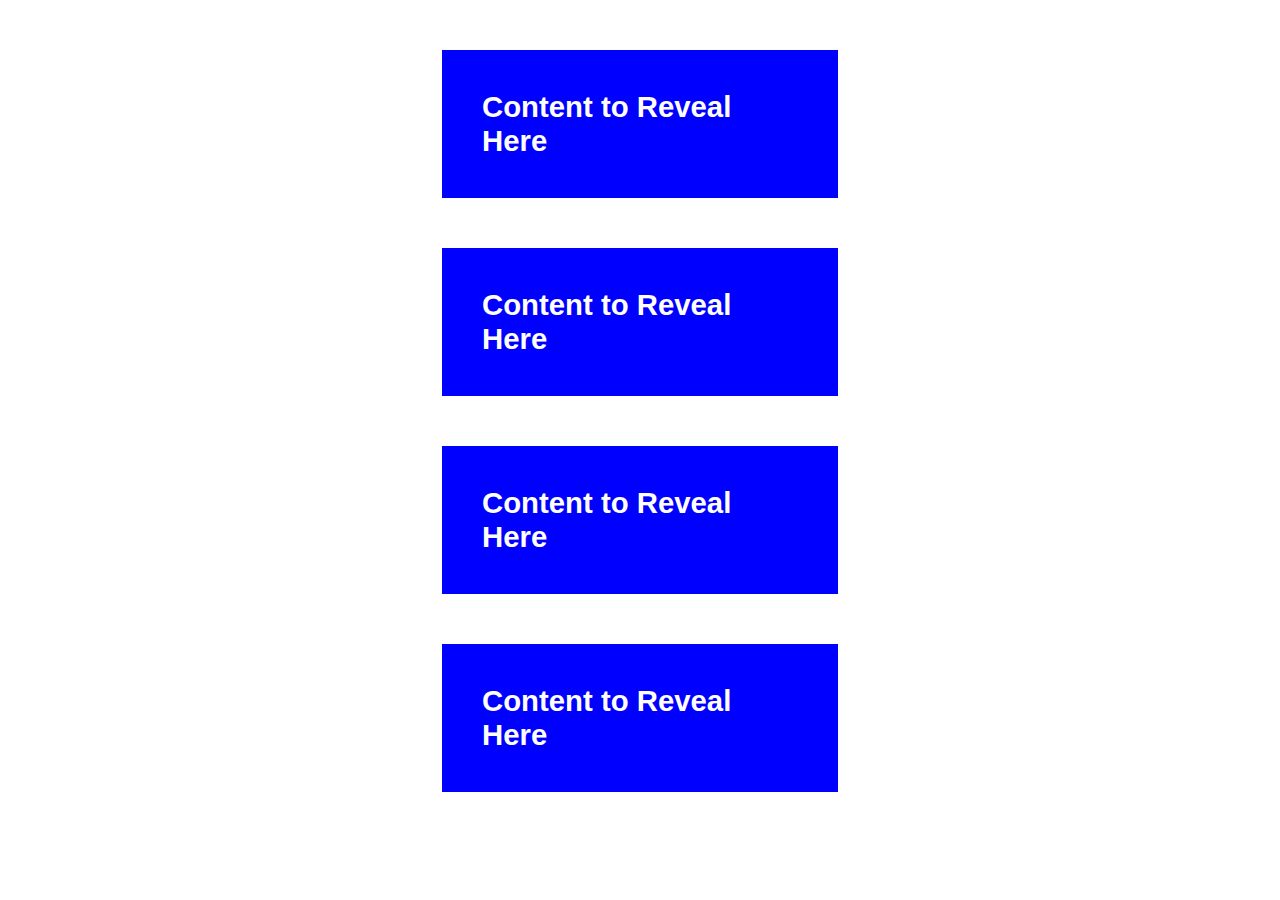
<file: Class 14/index.html>
<!DOCTYPE html>
<html lang="en">
<head>
    <meta charset="UTF-8">
    <meta http-equiv="X-UA-Compatible" content="IE=edge">
    <meta name="viewport" content="width=device-width, initial-scale=1.0">
    <link rel="stylesheet" href="css/animate.css">
    <link rel="stylesheet" href="css/style.css">
    <script src="js/wow.min.js"></script>
    <script>
        new WOW().init();
    </script>
    <title>wow js</title>
</head>
<body>
    <div class="box wow bounceInDown" data-wow-duration="2s">
        Content to Reveal Here
    </div>
    <div class="box wow bounceInRight" data-wow-duration="2s" data-wow-delay="1s">
        Content to Reveal Here
    </div>
    <div class="box wow bounceInLeft" data-wow-duration="2s" data-wow-delay="2s">
        Content to Reveal Here
    </div>
    <div class="box wow bounceInUp" data-wow-duration="2s" data-wow-delay="3s">
        Content to Reveal Here
    </div>
</body>
</html>
</file>
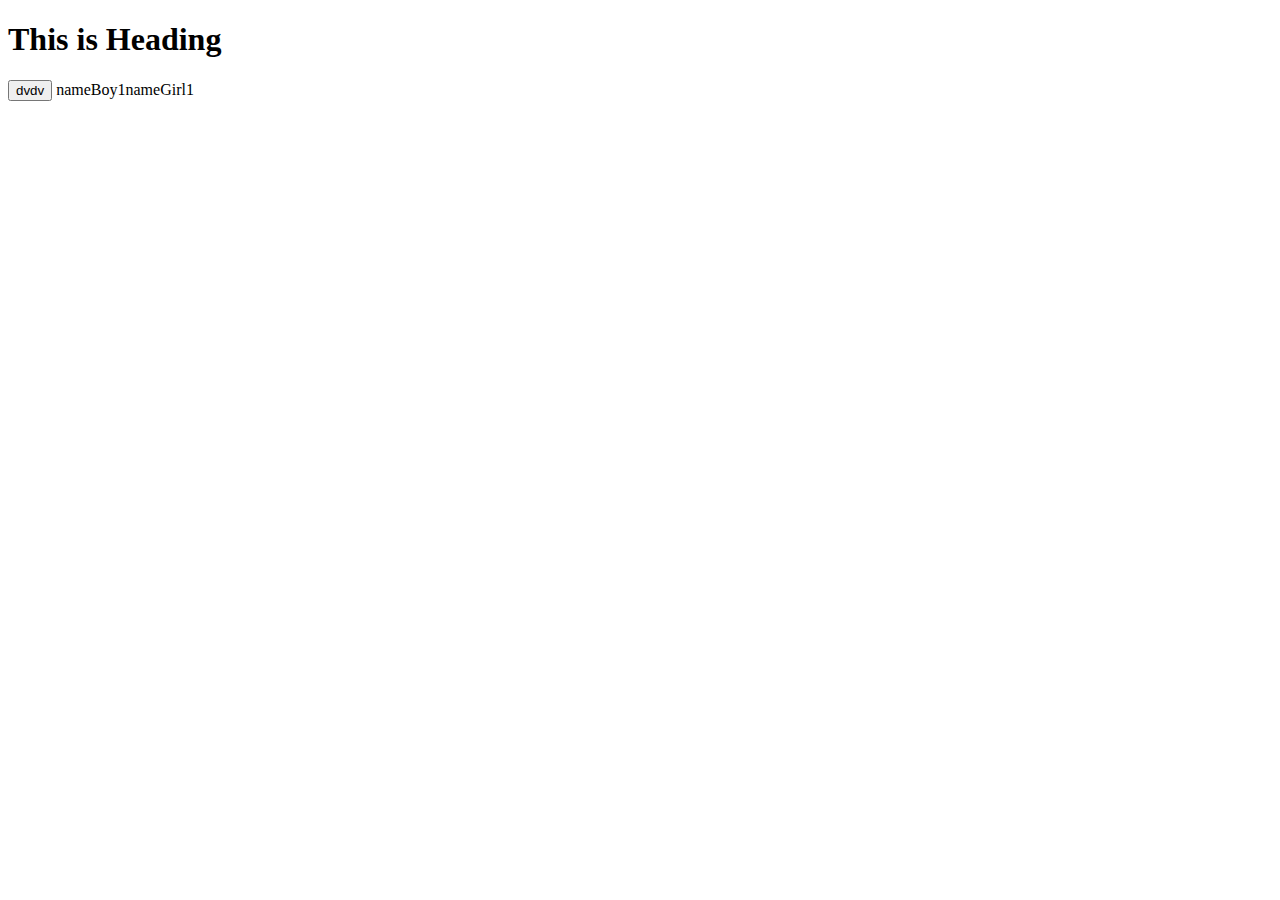
<file: Class 15/index.html>
<!DOCTYPE html>
<html lang="en">
<head>
    <meta charset="UTF-8">
    <meta http-equiv="X-UA-Compatible" content="IE=edge">
    <meta name="viewport" content="width=device-width, initial-scale=1.0">
    <title>javascript</title>
</head>
<body>
    <h1 id="heading"></h1>
    <button>dvdv</button>

    <script src="script.js"></script>
</body>
</html>
</file>
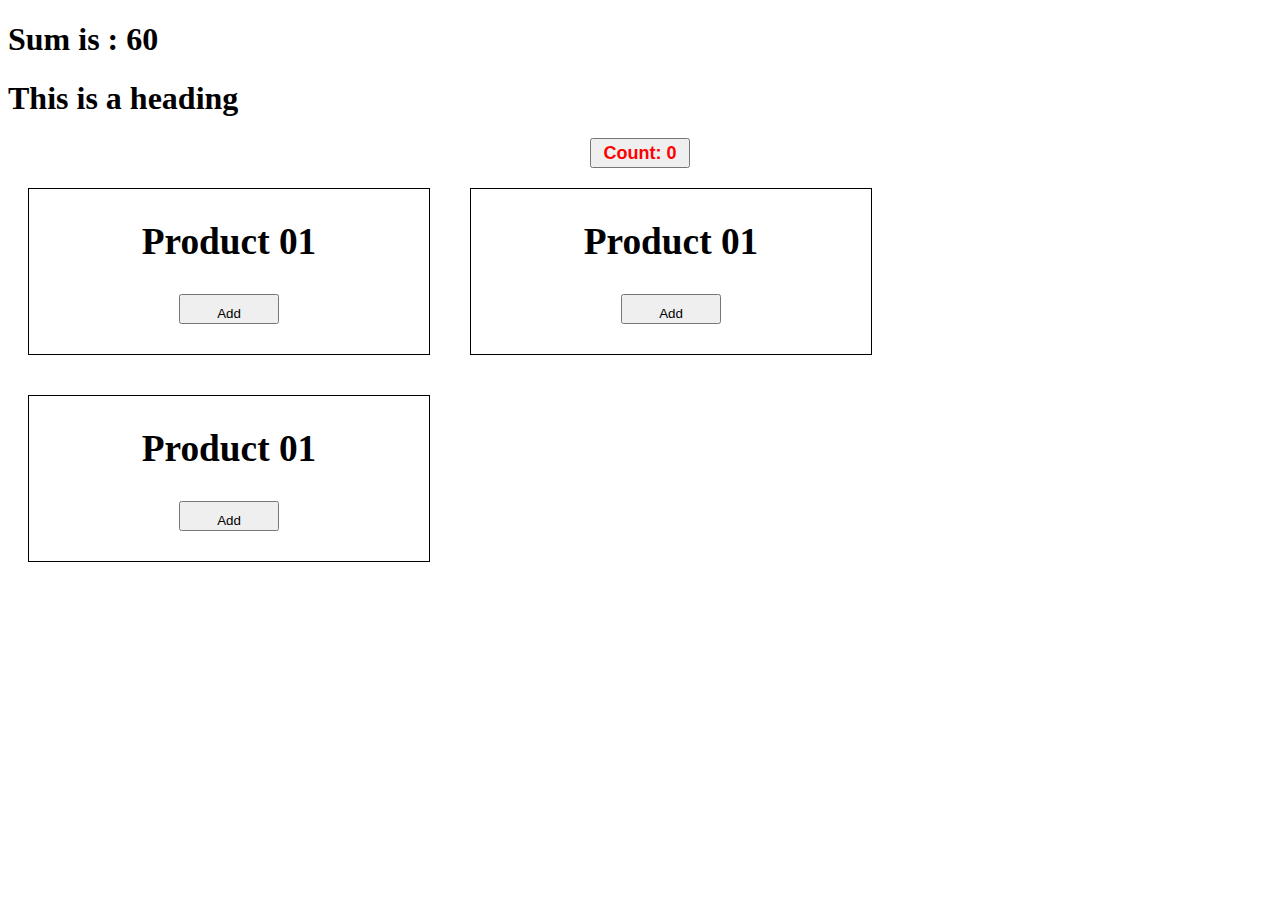
<file: Class 16/index.html>
<!DOCTYPE html>
<html lang="en">
<head>
    <meta charset="UTF-8">
    <meta http-equiv="X-UA-Compatible" content="IE=edge">
    <meta name="viewport" content="width=device-width, initial-scale=1.0">
    <link rel="stylesheet" href="style.css">
    <title>javascript</title>
</head>
<body>
    <h1 id="sum"></h1>
    <h1 id="name">This is a heading</h1>
    <center>
        <button>Count: <span id="countNo">0</span></button>
    </center>

    <div class="product">
        <h2>Product 01</h2>
        <button onclick="count()">Add</button>
    </div>

    <div class="product">
        <h2>Product 01</h2>
        <button onclick="count()">Add</button>
    </div>

    <div class="product">
        <h2>Product 01</h2>
        <button onclick="count()">Add</button>
    </div>



    <script src="script.js"></script>
</body>
</html>
</file>
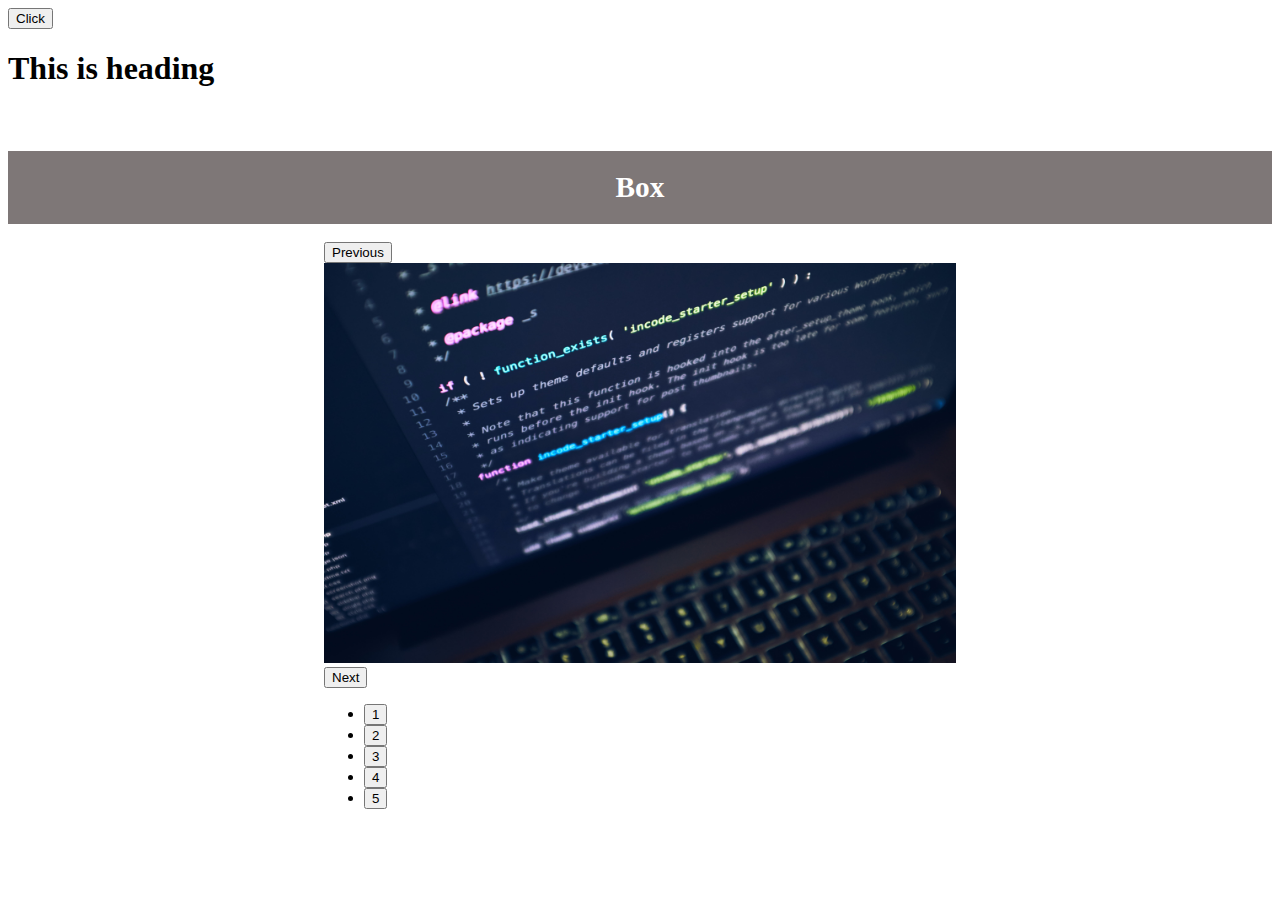
<file: Class 17/index.html>
<!DOCTYPE html>
<html lang="en">
<head>
    <meta charset="UTF-8">
    <meta http-equiv="X-UA-Compatible" content="IE=edge">
    <meta name="viewport" content="width=device-width, initial-scale=1.0">
    <link rel="stylesheet" href="style/style.css">
    <link rel="stylesheet" href="style/slick.css">
    <!-- <link rel="stylesheet" href="style/slick-theme.css"> -->
    <script src="js/jquery.js"></script>
    <script src="js/slick.js"></script>
    <script src="js/script.js"></script>
    <title>jquery</title>
</head>
<body>
     <!--! jquery button Click -->
    <button>Click</button>
    <h1 id="head">This is heading</h1>

    <br>

    <!--! jquery slider on Click -->
    <h2 class="box1">Box</h2>
    <div class="box2">
        <p>
            Lorem ipsum dolor sit amet consectetur adipisicing elit. Veniam ipsum commodi minus nihil vel ipsam rem quam ab explicabo, deserunt aut, necessitatibus, sunt voluptate facilis perspiciatis! Pariatur reiciendis sed ullam?Lorem ipsum dolor sit amet consectetur adipisicing elit. Veniam ipsum commodi minus nihil vel ipsam rem quam ab explicabo, deserunt aut, necessitatibus, sunt voluptate facilis perspiciatis! Pariatur reiciendis sed ullam?Lorem ipsum dolor sit amet consectetur adipisicing elit. Veniam ipsum commodi minus nihil vel ipsam rem quam ab explicabo, deserunt aut, necessitatibus, sunt voluptate facilis perspiciatis! Pariatur reiciendis sed ullam?
        </p>
    </div>

    <br>

    <!--! jquery slick -->
    <div class="slider">
        <img class="slide1 img" src="img/1.jpg" alt="">
        <img class="slide2 img" src="img/2.jpg" alt="">
        <img class="slide3 img" src="img/3.jpg" alt="">
        <img class="slide4 img" src="img/4.jpg" alt="">
        <img class="slide5 img" src="img/5.jpg" alt="">
    </div>
    
</body>
</html>
</file>
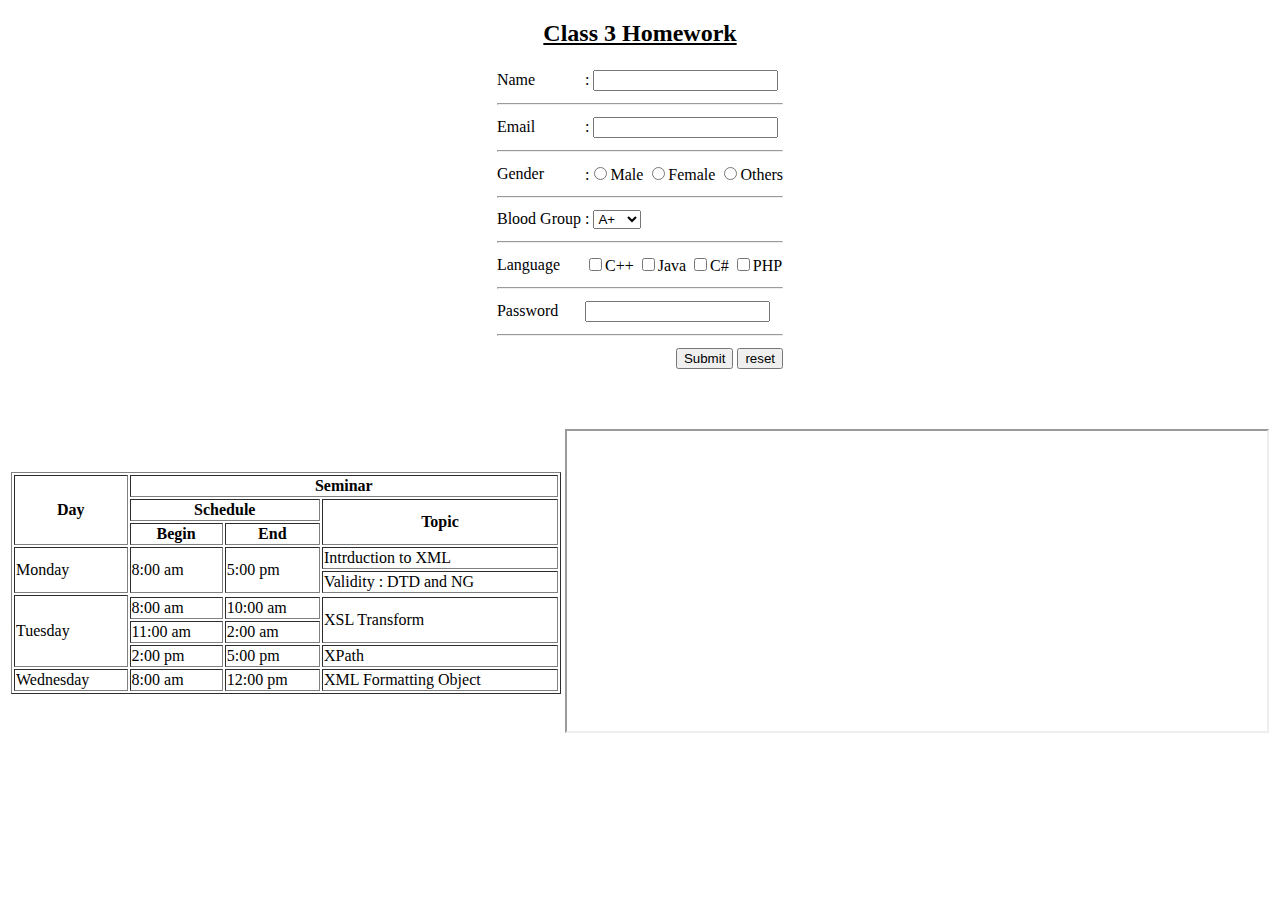
<file: Class 3/index.html>
<!DOCTYPE html>
<html lang="en">
<head>
    <title>Class 3</title>
</head>
<body>
    <center>
        <h2><b><u>Class 3 Homework</u></b></h2>
       <form action="#">
           <table border="0">
               <tr>
                   <td>
                       <label for="name">Name</label>
                   </td>
                   <td>
                       : <input type="text">
                   </td>
               </tr>
               <tr>
                   <td colspan="2">
                        <hr>
                   </td>
               </tr>
               <tr>
                <td>
                    <label for="email">Email</label>
                </td>
                <td>
                    : <input type="email">
                </td>
                </tr>
                <tr>
                    <td colspan="2">
                         <hr>
                    </td>
                </tr>
                <tr>
                    <td>
                        <label for="gender">Gender</label>
                    </td>
                    <td> 
                        :<input type="radio" name="gender" id="">Male 
                        <input type="radio" name="gender" id="">Female
                        <input type="radio" name="gender" id="">Others
                    </td>
                </tr>
                <tr>
                    <td colspan="2">
                         <hr>
                    </td>
                </tr>
                <tr>
                    <td>
                        <label for="Blood Group">Blood Group</label>
                    </td>
                    <td>:
                        <select name="" id="">
                            <option value="A+">A+</option>
                            <option value="B+">B+</option>
                            <option value="AB+">AB+</option>
                            <option value="O+">O+</option>
                            <option value="AB-">AB-</option>
                        </select>
                    </td>
                </tr>
                <tr>
                    <td colspan="2">
                         <hr>
                    </td>
                </tr>
                <tr>
                    <td>
                        <label for="check">Language</label>
                    </td>
                    <td>
                        <input type="checkbox" name="C++" id="">C++
                        <input type="checkbox" name="Java id="">Java
                        <input type="checkbox" name="C#" id="">C#
                        <input type="checkbox" name="PHP" id="">PHP
                    </td>
                </tr>
                <tr>
                    <td colspan="2">
                         <hr>
                    </td>
                </tr>
                <tr>
                    <td>
                        <label for="pass">Password</label>
                    </td>
                    <td>
                        <input type="password" name="" id="">
                    </td>
                </tr>
                <tr>
                    <td colspan="2">
                         <hr>
                    </td>
                </tr>
                <tr>
                    <td colspan="2" align="right">
                        <input type="submit" value="Submit">
                        <input type="reset" value="reset">
                    </td>
                </tr>
           </table>
       </form>
    </center>
    <br>
    <br>
    <br>
    <table border="0">
        <td width="45%">
            <table border="1" width="100%">
                <tr>
                    <th rowspan="3">Day</th>
                    <th colspan="3">Seminar</th>
                </tr>
                <tr>
                    <th colspan="2">Schedule</th>
                    <th rowspan="2">Topic</th>
                </tr>
                <tr>
                    <th>Begin</th>
                    <th>End</th>
                </tr>
                <tr>
                    <td rowspan="2">Monday</td>
                    <td rowspan="2">8:00 am</td>
                    <td rowspan="2">5:00 pm</td>
                    <td>Intrduction to XML</td>
                </tr>
                <tr>
                    <td>Validity : DTD and NG</td>
                </tr>
                <tr>
                    <td rowspan="4">Tuesday</td>
                </tr>
                <tr>
                    <td>8:00 am</td>
                    <td>10:00 am</td>
                    <td rowspan="2">XSL Transform</td>
                </tr>
                <tr>
                    <td>11:00 am</td>
                    <td>2:00 am</td>
                </tr>
                <tr>
                    <td>2:00 pm</td>
                    <td>5:00 pm</td>
                    <td>XPath</td>
                </tr>
                <tr>
                    <td>Wednesday</td>
                    <td>8:00 am</td>
                    <td>12:00 pm</td>
                    <td>XML Formatting Object</td>
                </tr>
            </table>
        </td>
        <td width="45%" align="right">
            <iframe src="https://www.google.com/maps/embed?pb=!1m18!1m12!1m3!1d3651.8380842135957!2d90.3795419149331!3d23.753152684587956!2m3!1f0!2f0!3f0!3m2!1i1024!2i768!4f13.1!3m3!1m2!1s0x3755b8ae4e52eabd%3A0x113b1873c9a9c2c1!2sSquare%20Hospital!5e0!3m2!1sen!2sbd!4v1620673697562!5m2!1sen!2sbd" 
    width="700" height="300" style="border:1;" allowfullscreen="" loading="lazy"></iframe>
        </td>
    </table>

</body>
</html>
</file>
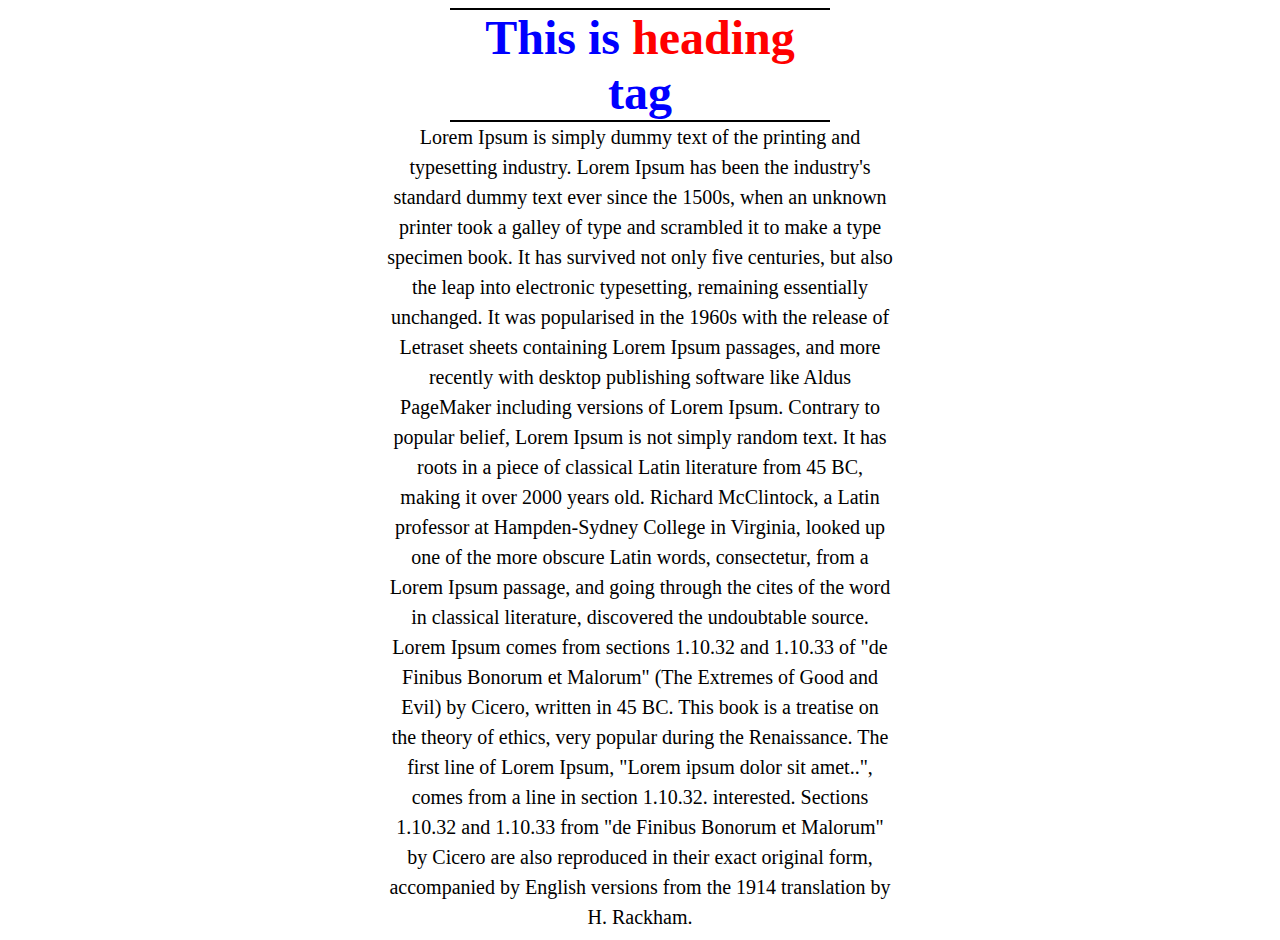
<file: Class 4/index.html>
<!DOCTYPE html>
<html lang="en">
<head>
    <link rel="stylesheet" href="style.css".css">
    <title>Class 4</title>
</head>
<body>
    <h1>This is <span> heading </span> tag</h1>

    <p>
        Lorem Ipsum is simply dummy text of the printing and typesetting industry. 
        Lorem Ipsum has been the industry's standard dummy text ever since the 1500s, 
        when an unknown printer took a galley of type and scrambled it to make a type 
        specimen book. It has survived not only five centuries, but also the leap into 
        electronic typesetting, remaining essentially unchanged. It was popularised in
        the 1960s with the release of Letraset sheets containing Lorem Ipsum passages, 
        and more recently with desktop publishing software like Aldus PageMaker including 
        versions of Lorem Ipsum.

        Contrary to popular belief, Lorem Ipsum is not simply random text. It has roots in a piece of classical Latin literature from 45 BC, making it over 2000 years old. Richard McClintock, a Latin professor at Hampden-Sydney College in Virginia, looked up one of the more obscure Latin words, consectetur, from a Lorem Ipsum passage, and going through the cites of the word in classical literature, discovered the undoubtable source. Lorem Ipsum comes from sections 1.10.32 and 1.10.33 of "de Finibus Bonorum et Malorum" (The Extremes of Good and Evil) by Cicero, written in 45 BC. This book is a treatise on the theory of ethics, very popular during the Renaissance. The first line of Lorem Ipsum, "Lorem ipsum dolor sit amet..", comes from a line in section 1.10.32.

        interested. Sections 1.10.32 and 1.10.33 from "de Finibus Bonorum et Malorum" by Cicero are also reproduced in their exact original form, accompanied by English versions from the 1914 translation by H. Rackham.
    </p>
</body>
</html>
</file>
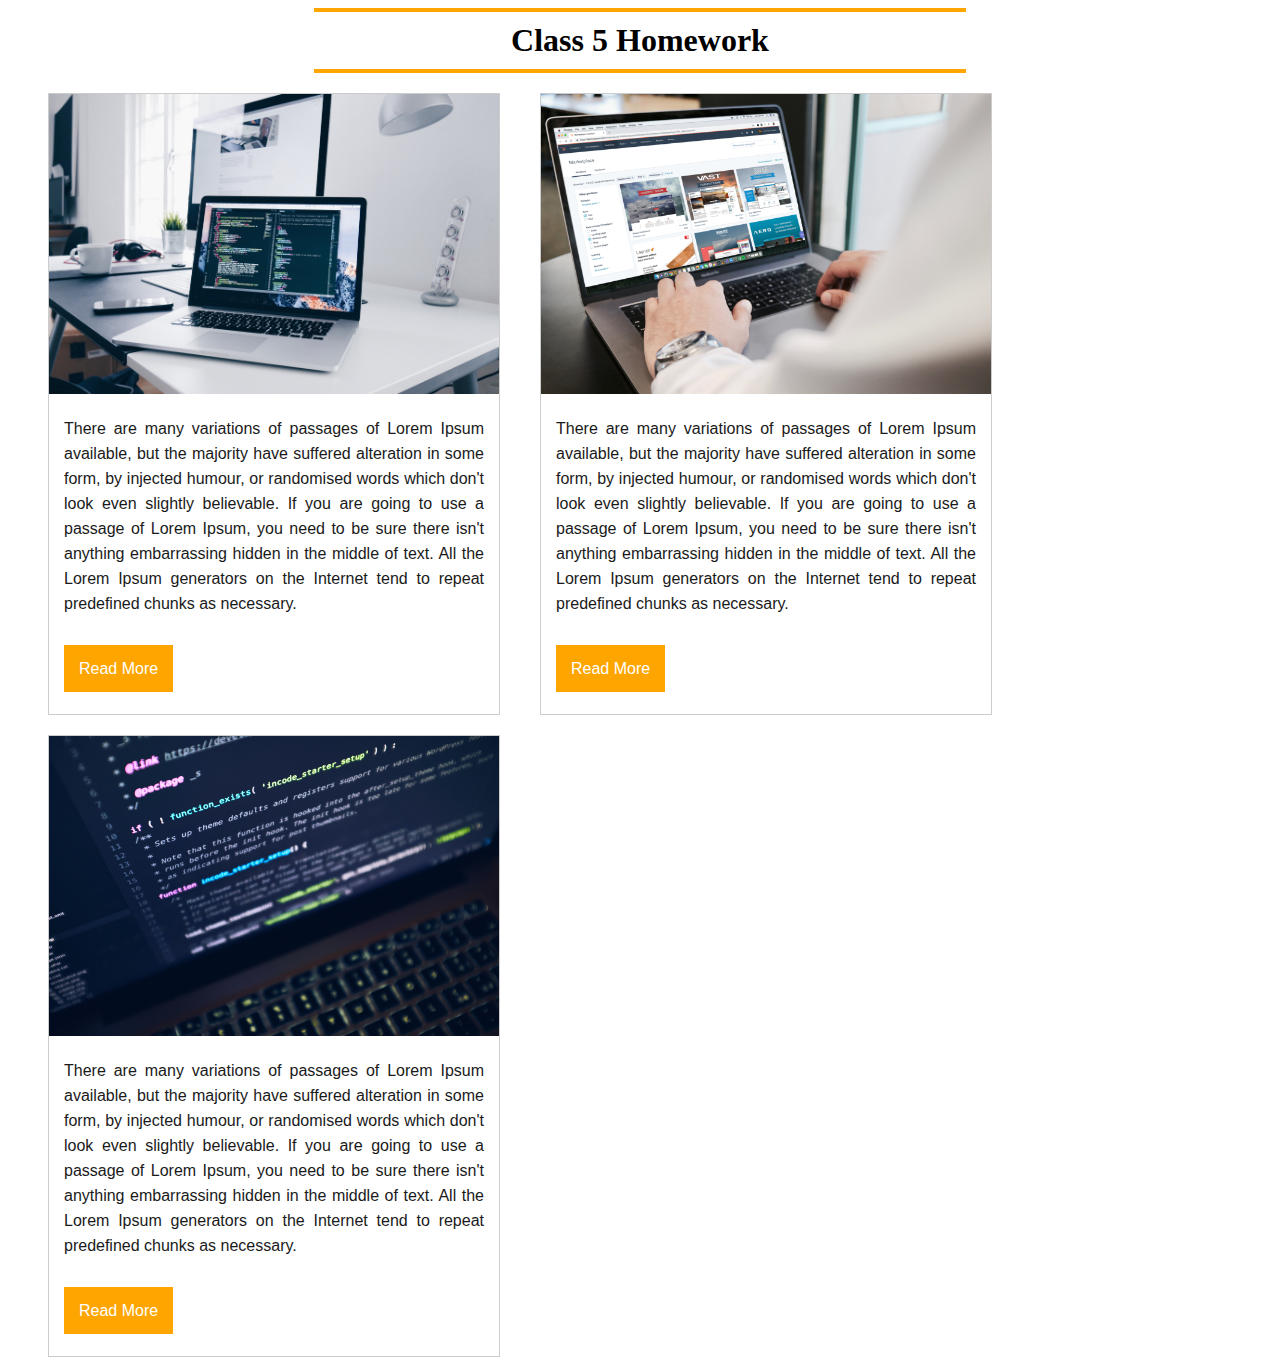
<file: Class 5/index.html>
<!DOCTYPE html>
<html lang="en">
<head>
    <link rel="stylesheet" href="style.css">
    <title>Class 5</title>
</head>
<body>
    <h1 class="heading">Class 5 Homework</h1>

    <div class="section">
        <img src="img/1.jpg" alt="" >
        <p>
            There are many variations of passages of Lorem Ipsum available, but the majority have suffered 
            alteration in some form, by injected humour, or randomised words which don't look even slightly 
            believable. If you are going to use a passage of Lorem Ipsum, you need to be sure there isn't anything 
            embarrassing hidden in the middle of text. All the Lorem Ipsum generators on the Internet tend to repeat 
            predefined chunks as necessary.
        </p>
        <br>
        <a class="button" href="https://www.lipsum.com/" target="_blank">Read More</a>
    </div>

    <div class="section">
        <img src="img/2.jpg" alt="" >
        <p>
            There are many variations of passages of Lorem Ipsum available, but the majority have suffered 
            alteration in some form, by injected humour, or randomised words which don't look even slightly 
            believable. If you are going to use a passage of Lorem Ipsum, you need to be sure there isn't anything 
            embarrassing hidden in the middle of text. All the Lorem Ipsum generators on the Internet tend to repeat 
            predefined chunks as necessary.
        </p>
        <br>
        <a class="button" href="https://www.lipsum.com/" target="_blank">Read More</a>
    </div>

    <div class="section">
        <img src="img/3.jpg" alt="" >
        <p>
            There are many variations of passages of Lorem Ipsum available, but the majority have suffered 
            alteration in some form, by injected humour, or randomised words which don't look even slightly 
            believable. If you are going to use a passage of Lorem Ipsum, you need to be sure there isn't anything 
            embarrassing hidden in the middle of text. All the Lorem Ipsum generators on the Internet tend to repeat 
            predefined chunks as necessary.
        </p>
        <br>
        <a class="button" href="https://www.lipsum.com/" target="_blank">Read More</a>
    </div>
</body>
</html>
</file>
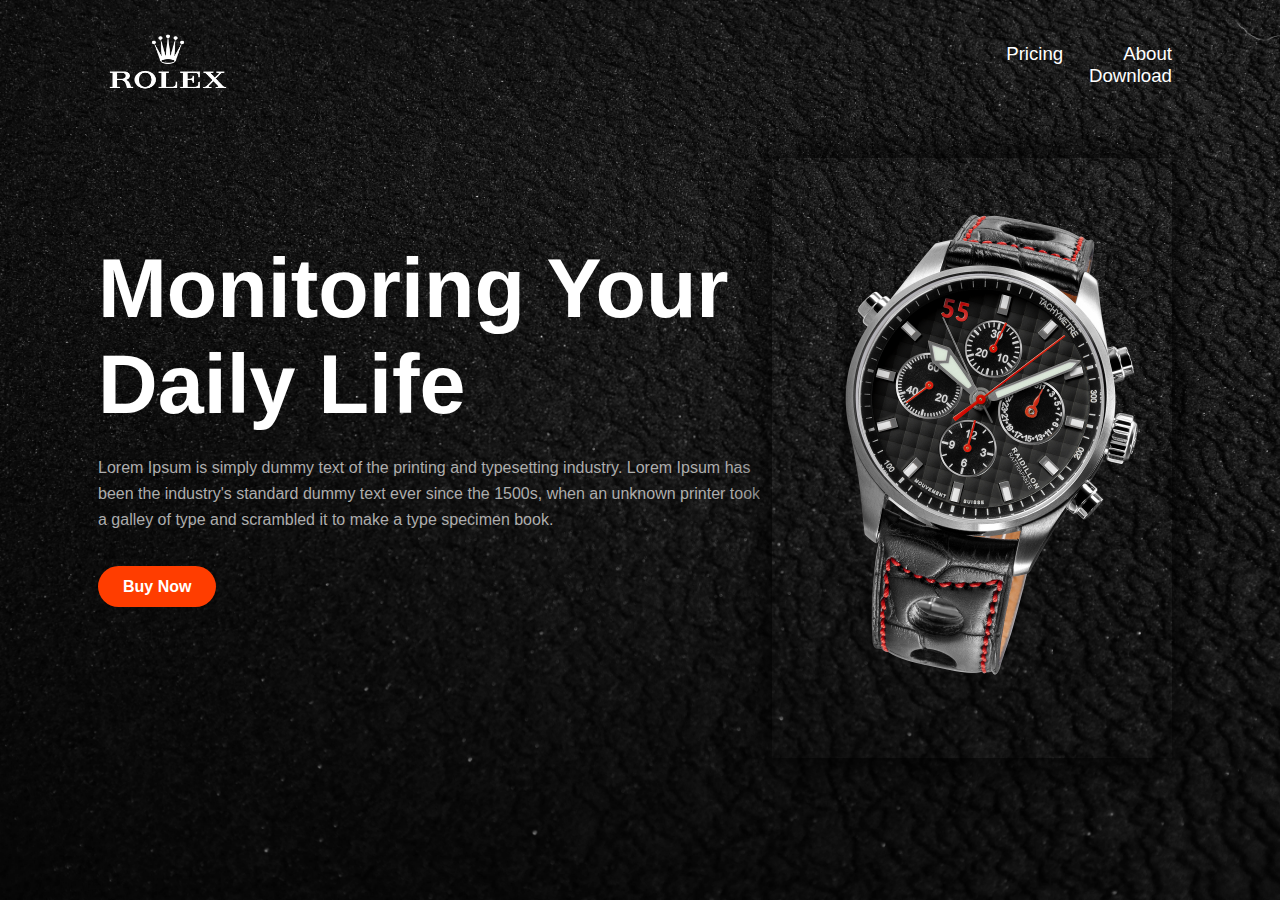
<file: Class 7/index.html>
<!DOCTYPE html>
<html lang="en">
<head>
    <link rel="stylesheet" href="style.css">
    <title>Class 7</title>
</head>
<body>
    <div class="logo">
        <img src="img/rolex-png-logo-3497.png" alt="">
    </div>

    <div class="header">
        <a href="">About</a>
        <a href="">Pricing</a>
        <a href="">Download</a>
    </div>

    <div class="product">
        <img src="img/Watch-PNG-Transparent-Image.png" alt="watch img">
    </div>

    <div class="text1">
        <p></p>Monitoring Your <br> Daily Life</p>

        <div class="inner-text">
            <p>
                Lorem Ipsum is simply dummy text of the printing and typesetting industry. Lorem Ipsum has <br> 
                been the industry's standard dummy text ever since the 1500s, when an unknown printer took <br>
                a galley of type and scrambled it to make a type specimen book. <br>
            </p>
        </div>

        <div class="button">
            <a href="" target="_blank">Buy Now</a>
        </div>
    </div>
</body>
</html>
</file>
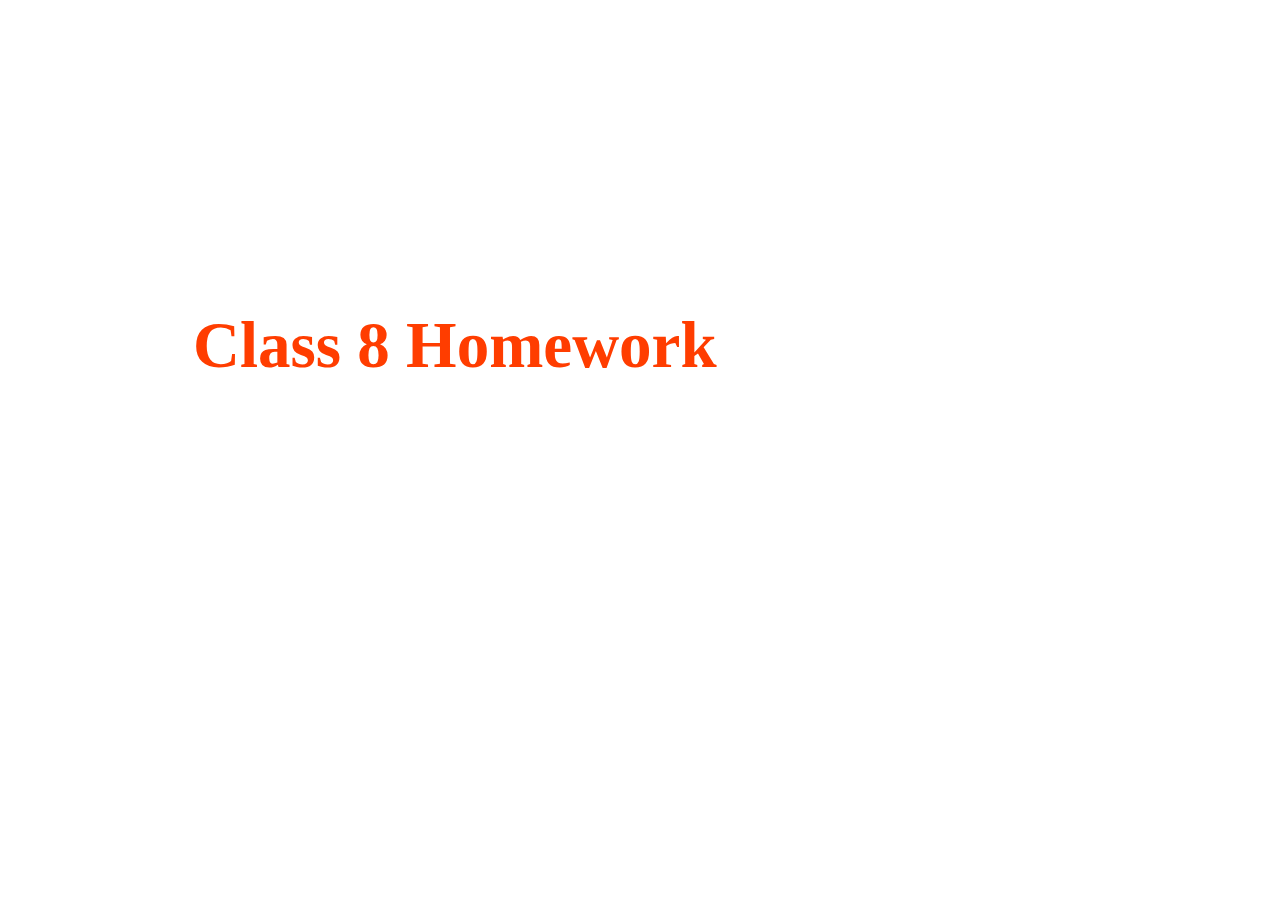
<file: Class 8/index.html>
<!DOCTYPE html>
<html lang="en">
<head>
    <link rel="stylesheet" href="https://use.fontawesome.com/releases/v5.15.3/css/all.css" integrity="sha384-SZXxX4whJ79/gErwcOYf+zWLeJdY/qpuqC4cAa9rOGUstPomtqpuNWT9wdPEn2fk" crossorigin="anonymous">
    <link rel="stylesheet" href="style.css">
    <title>Class 8</title>
</head>
<body>
    <div class="left">
        <span><i class="fab fa-apple"></i></span><br>
        <span><i class="fas fa-anchor"></i></span><br>
        <span><i class="fab fa-amazon"></i></span><br>
        <span><i class="fab fa-artstation"></i></span><br>
        <span><i class="fas fa-ambulance"></i></span><br>
        <span><i class="fas fa-bell"></i></span><br>
        <span><i class="fas fa-camera-retro"></i></span><br>
        <span><i class="fas fa-cat"></i></span><br>
        <span><i class="fas fa-chart-pie"></i></span><br>
        <span><i class="fab fa-chrome"></i></span><br>
    </div>

    <div class="left">
        <span><i class="fab fa-apple"></i></span><br>
        <span><i class="fas fa-anchor"></i></span><br>
        <span><i class="fab fa-amazon"></i></span><br>
        <span><i class="fab fa-artstation"></i></span><br>
        <span><i class="fas fa-ambulance"></i></span><br>
        <span><i class="fas fa-bell"></i></span><br>
        <span><i class="fas fa-camera-retro"></i></span><br>
        <span><i class="fas fa-cat"></i></span><br>
        <span><i class="fas fa-chart-pie"></i></span><br>
        <span><i class="fab fa-chrome"></i></span><br>
    </div>

    <div class="left">
        <span><i class="fab fa-apple"></i></span><br>
        <span><i class="fas fa-anchor"></i></span><br>
        <span><i class="fab fa-amazon"></i></span><br>
        <span><i class="fab fa-artstation"></i></span><br>
        <span><i class="fas fa-ambulance"></i></span><br>
        <span><i class="fas fa-bell"></i></span><br>
        <span><i class="fas fa-camera-retro"></i></span><br>
        <span><i class="fas fa-cat"></i></span><br>
        <span><i class="fas fa-chart-pie"></i></span><br>
        <span><i class="fab fa-chrome"></i></span><br>
    </div>

    <div class="middle">
        <span>Class 8 Homework</span>
    </div>

    <div class="right">
        <span><i class="fab fa-apple"></i></span><br>
        <span><i class="fas fa-anchor"></i></span><br>
        <span><i class="fab fa-amazon"></i></span><br>
        <span><i class="fab fa-artstation"></i></span><br>
        <span><i class="fas fa-ambulance"></i></span><br>
        <span><i class="fas fa-bell"></i></span><br>
        <span><i class="fas fa-camera-retro"></i></span><br>
        <span><i class="fas fa-cat"></i></span><br>
        <span><i class="fas fa-chart-pie"></i></span><br>
        <span><i class="fab fa-chrome"></i></span><br>
    </div>

    <div class="right">
        <span><i class="fab fa-apple"></i></span><br>
        <span><i class="fas fa-anchor"></i></span><br>
        <span><i class="fab fa-amazon"></i></span><br>
        <span><i class="fab fa-artstation"></i></span><br>
        <span><i class="fas fa-ambulance"></i></span><br>
        <span><i class="fas fa-bell"></i></span><br>
        <span><i class="fas fa-camera-retro"></i></span><br>
        <span><i class="fas fa-cat"></i></span><br>
        <span><i class="fas fa-chart-pie"></i></span><br>
        <span><i class="fab fa-chrome"></i></span><br>
    </div>

    <div class="right">
        <span><i class="fab fa-apple"></i></span><br>
        <span><i class="fas fa-anchor"></i></span><br>
        <span><i class="fab fa-amazon"></i></span><br>
        <span><i class="fab fa-artstation"></i></span><br>
        <span><i class="fas fa-ambulance"></i></span><br>
        <span><i class="fas fa-bell"></i></span><br>
        <span><i class="fas fa-camera-retro"></i></span><br>
        <span><i class="fas fa-cat"></i></span><br>
        <span><i class="fas fa-chart-pie"></i></span><br>
        <span><i class="fab fa-chrome"></i></span><br>
    </div>

    
</body>
</html>
</file>
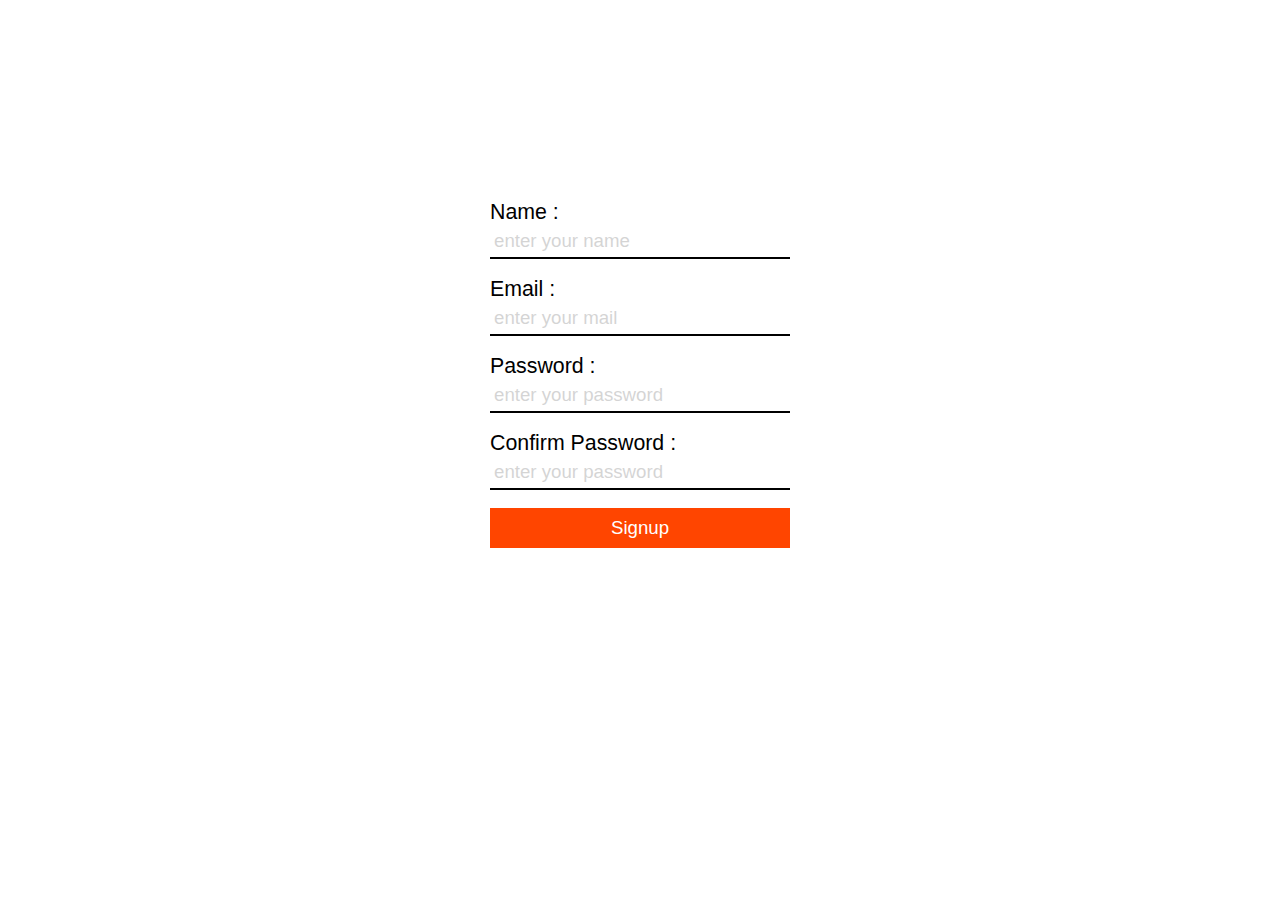
<file: Form style/index.html>
<!DOCTYPE html>
<html lang="en">
<head>
    <link rel="stylesheet" href="style.css">
    <title>Form Design</title>
</head>
<body>
    <div class="box">
        <form action="">
            <label for="">Name : </label>
            <input type="text" placeholder="enter your name">
    
            <label for="">Email : </label>
            <input type="email" placeholder="enter your mail">
    
            <label for="">Password : </label>
            <input type="password" placeholder="enter your password">
    
            <label for="">Confirm Password : </label>
            <input type="password" placeholder="enter your password">

            <button><a href="#">Signup</a></button>
        </form>
    </div>
</body>
</html>
</file>
<file: Class 14/css/style.css>
.box{
    width: 25%;
    background-color: blue;
    font-weight: 600;
    font-family: sans-serif;
    color: white;
    font-size: 22pt;
    padding: 40px 40px;
    margin: 50px auto;
}
</file>
<file: Class 16/style.css>
.product{
    border: 1px solid black;
    width: 400px;
    margin: 20px 20px;
    float: left;
    overflow: hidden;
}

.product h2{
    font-size: 28pt;
    font-weight: 600;
    text-align: center;
}

.product button{
    width: 100px;
    height: 30px;
    padding: 10px 30px;
    margin-left: 150px;
    margin-bottom: 30px;
}

center button{
    width: 100px;
    height: 30px;
    font-size: large;
    font-weight: bold;
    color: red;
   
}
</file>
<file: Class 17/style/style.css>
.heading{
    color: red;
    font-family: sans-serif;
    text-decoration: overline;
}

.box1{
    color: white;
    font-weight: bold;
    font-size: 22pt;
    text-align: center;
    padding: 20px;
    background-color: rgb(126, 119, 119);
    margin-bottom: 0px;
}

.box2{
    display: none;
    width: 800px;
    color: white;
    background-color: green;
    padding: 10px 80px;
    margin: auto;
}

.box2 p{
    text-align: center;
    margin-top: 0px;
}
.slider{
    width: 50%;
    margin: auto;
}


img{
    height: 400px;
}
</file>
<file: Class 4/style.css>
h1{
    color: blue;
    font-size: 3em;
    text-align: center;
    border-top: 2px solid black;
    border-bottom: 2px solid black;
    width: 30%;
    margin: auto;
}

span{
    color: red;
}

p{
    font-size: 20px;
    width: 40%;
    margin: auto;
    text-align: center;
    line-height: 30px;
}
</file>
<file: Class 5/style.css>
.heading{
    text-align: center;
    border-top: 4px solid orange;
    border-bottom: 4px solid orange;
    padding: 10px;
    width: 50%;
    margin: auto;
}
.section{
    width: 450px;
    height: 620px;
    border: 1px solid rgb(204, 204, 204);
    color: rgb(26, 26, 26);
    font-family: sans-serif;
    text-align: justify;
    line-height: 25px;
    float: left;
    overflow: hidden;
    margin-left: 40px;
    margin-top: 20px;
}

.button{
    text-decoration: none;
    border: 2px solid orange ;
    color: white;
    background-color: orange;
    padding: 13px;
    margin: 15px;
}
.button:hover{
    background-color: white;
    color: orange;
}

p{
    margin: 15px;
}

img{
    height: 300px;
    width: 450;
}
</file>
<file: Class 7/style.css>
body{
    background-image: url(img/1.jpg);
    background-size: 100% 100%;
    background-repeat: no-repeat;
    background-attachment: fixed;
    background-position: center;
}

.product img{
    height: 400px;
    width: 600px;
    margin-top: 160px;
    margin-left: 700px;
    transform: rotate(90deg);
    box-shadow: 0px 0px 40px black;
    float: right;
    overflow: hidden;
}

.text1{
    color: white;
    font-family: Verdana, Geneva, Tahoma, sans-serif;
    font-size: 62pt;
    font-weight: bold;
    float: left;
    overflow: hidden;
    margin-left: 90px;
    margin-top: -500px;
}

.inner-text{
    color:rgb(173, 173, 173);
    font-size: 12pt;
    font-weight: normal;
    line-height: 1.6;
    margin-top: -60px;
    margin-bottom: -32px;
}

.button a{
    color: white;
    background-color: #ff3d00;
    text-decoration: none;
    font-size: 12pt;
    font-weight: bold;
    padding: 12px 25px;
    border-radius: 35px;
}

.button a:hover{
    color: #ff3d00;
    background-color: white;
    
}

.header a{
    color: white;
    text-decoration: none;
    font-family: Verdana, Geneva, Tahoma, sans-serif;
    font-size: 14pt;
    padding: 0px 30px;
    float: right;
    overflow: hidden;
}

.header{
    margin-top: -55px;
    margin-left: 890px;
    margin-right: 70px;
    float: right;
    overflow: hidden
}

.header a:hover{
    color: #ff3d00;
}

.logo img{
    margin-top: 20px;
    margin-left: 90px;
    width: 140px;
    height: 70px;
    float: left;
    overflow: hidden;
}
</file>
<file: Class 8/style.css>
span{
    font-size: 65px;
}

.left{
    float: left;
    overflow: hidden;
    margin-right: 30px;
}

.right{
    float: right;
    overflow: hidden;
    margin-right: 30px;
}

.middle{
    float: left;
    overflow: hidden;
    font-family: poppins;
    margin-left: 95px;
    margin-top: 300px;
    color: #ff3d00;
    font-weight: bold;
}
</file>
<file: Form style/style.css>
body{
    margin: 0;
    padding: 0;
}

.box{
    height: fit-content;
    max-width: 300px;
    font-size: 16pt;
    font-family: sans-serif;
    margin: 150px auto;
    padding: 50px 70px;
}

input{
    color: orangered;
    outline: 0;
    width: 100%;
    box-sizing: border-box;
    padding: 5px 4px;
    margin-bottom: 18px;
    margin-top: px;
    font-size: 14pt;
    border: none;
    border-bottom: 2px solid black;
}

input::placeholder{
    opacity: 0.3;
    
}

input:focus{
    border-color: green;
}

button{
    width: 100%;
    background-color: orangered;
    height: 40px;
    border-style: none;
}

button a{
    text-decoration: none;
    color: white;
    font-size: 14pt;
    font-weight: 200;
}

button:hover{
    background-color: black;
}

button a:hover{
    color: white;
}
</file>
